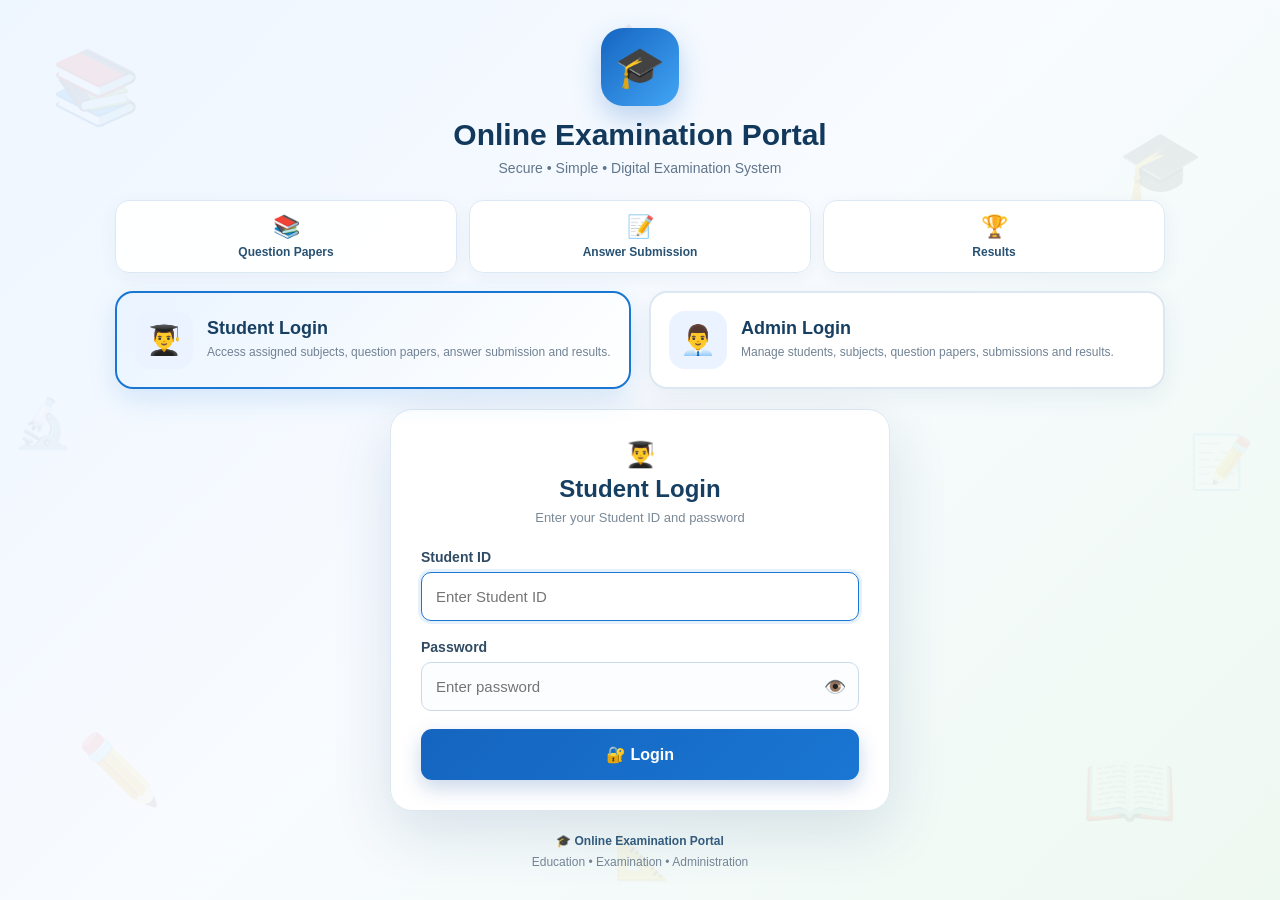
<file: index.html>
<!DOCTYPE html>
<html lang="en">
<head>

<meta charset="UTF-8">
<meta name="viewport" content="width=device-width, initial-scale=1.0">

<title>Online Examination Portal</title>

<style>

/* =========================================================
   BASIC
========================================================= */

* {
    box-sizing: border-box;
}

html,
body {
    margin: 0;
    padding: 0;
    min-height: 100%;
    font-family: Arial, Helvetica, sans-serif;
}

body {

    min-height: 100vh;

    display: flex;
    align-items: center;
    justify-content: center;

    background:
        linear-gradient(
            135deg,
            #eef6ff 0%,
            #f8fbff 48%,
            #eef9f1 100%
        );

    color: #1f2937;

    overflow-x: hidden;

    position: relative;
}


/* =========================================================
   EDUCATION BACKGROUND
========================================================= */

.education-bg {

    position: fixed;

    inset: 0;

    pointer-events: none;

    overflow: hidden;

    z-index: 0;
}

.edu {

    position: absolute;

    opacity: 0.08;

    color: #1565c0;

    user-select: none;

    font-weight: bold;
}

.edu1 {
    top: 5%;
    left: 4%;
    font-size: 72px;
}

.edu2 {
    top: 14%;
    right: 6%;
    font-size: 68px;
}

.edu3 {
    bottom: 10%;
    left: 6%;
    font-size: 68px;
}

.edu4 {
    bottom: 7%;
    right: 8%;
    font-size: 78px;
}

.edu5 {
    top: 44%;
    left: 1%;
    font-size: 48px;
}

.edu6 {
    top: 48%;
    right: 2%;
    font-size: 52px;
}

.edu7 {
    top: 2%;
    left: 47%;
    font-size: 42px;
}

.edu8 {
    bottom: 2%;
    left: 48%;
    font-size: 45px;
}


/* =========================================================
   MAIN CONTAINER
========================================================= */

.main-container {

    width: 100%;

    max-width: 1050px;

    margin: 20px;

    position: relative;

    z-index: 2;
}


/* =========================================================
   HEADER
========================================================= */

.header {

    text-align: center;

    margin-bottom: 24px;
}

.header-icon {

    width: 78px;

    height: 78px;

    margin: 0 auto 12px;

    border-radius: 22px;

    background:
        linear-gradient(
            135deg,
            #1565c0,
            #42a5f5
        );

    display: flex;

    align-items: center;

    justify-content: center;

    font-size: 40px;

    box-shadow:
        0 12px 28px
        rgba(21,101,192,0.25);
}

.header h1 {

    margin: 0;

    color: #12395b;

    font-size: 30px;

    font-weight: 800;
}

.header p {

    margin: 8px 0 0;

    color: #60758a;

    font-size: 14px;
}


/* =========================================================
   FEATURE STRIP
========================================================= */

.feature-strip {

    display: grid;

    grid-template-columns:
        repeat(3, 1fr);

    gap: 12px;

    margin-bottom: 18px;
}

.feature {

    background: rgba(255,255,255,0.92);

    border: 1px solid #dce8f4;

    border-radius: 14px;

    padding: 13px;

    text-align: center;

    box-shadow:
        0 5px 18px
        rgba(30,80,120,0.06);
}

.feature-icon {

    font-size: 22px;

    margin-bottom: 5px;
}

.feature-title {

    font-size: 12px;

    font-weight: bold;

    color: #285273;
}


/* =========================================================
   LOGIN SELECTION
========================================================= */

.login-selection {

    display: grid;

    grid-template-columns:
        1fr 1fr;

    gap: 18px;

    margin-bottom: 20px;
}

.login-type {

    background:
        rgba(255,255,255,0.96);

    border:
        2px solid #dce7f1;

    border-radius: 18px;

    padding: 18px;

    cursor: pointer;

    display: flex;

    align-items: center;

    gap: 14px;

    transition:
        transform .2s,
        border-color .2s,
        box-shadow .2s;

    box-shadow:
        0 7px 24px
        rgba(30,70,110,0.07);
}

.login-type:hover {

    transform:
        translateY(-2px);

    border-color:
        #42a5f5;

    box-shadow:
        0 10px 28px
        rgba(25,118,210,0.13);
}

.login-type.active {

    border-color:
        #1976d2;

    background:
        linear-gradient(
            135deg,
            #eaf4ff,
            #ffffff
        );

    box-shadow:
        0 10px 28px
        rgba(25,118,210,0.15);
}

.type-icon {

    width: 58px;

    height: 58px;

    min-width: 58px;

    border-radius: 16px;

    display: flex;

    align-items: center;

    justify-content: center;

    font-size: 29px;

    background:
        #eaf3ff;
}

.login-type h3 {

    margin: 0 0 5px;

    color: #173f62;

    font-size: 18px;
}

.login-type p {

    margin: 0;

    color: #718294;

    font-size: 12px;

    line-height: 1.45;
}


/* =========================================================
   LOGIN CARD
========================================================= */

.login-card {

    max-width: 500px;

    margin: auto;

    background:
        rgba(255,255,255,0.98);

    border-radius: 22px;

    padding: 30px;

    border:
        1px solid #dce7f1;

    box-shadow:
        0 20px 60px
        rgba(26,72,110,0.14);
}


/* =========================================================
   LOGIN TITLE
========================================================= */

.login-title {

    text-align: center;

    margin-bottom: 24px;
}

.login-title .small-icon {

    font-size: 25px;

    margin-bottom: 6px;
}

.login-title h2 {

    margin: 0;

    color: #173f62;

    font-size: 24px;
}

.login-title p {

    margin: 7px 0 0;

    color: #7a8997;

    font-size: 13px;
}


/* =========================================================
   FORM
========================================================= */

.form-group {

    margin-bottom: 18px;
}

.form-group label {

    display: block;

    margin-bottom: 7px;

    color: #304b63;

    font-size: 14px;

    font-weight: bold;
}

.input-wrapper {

    position: relative;
}

input[type="text"],
input[type="password"] {

    width: 100%;

    height: 49px;

    border:
        1px solid #cbd9e6;

    border-radius: 10px;

    padding:
        0 48px 0 14px;

    font-size: 15px;

    outline: none;

    background:
        #fbfdff;

    color: #243b53;

    transition: .2s;
}

input[type="text"]:focus,
input[type="password"]:focus {

    border-color:
        #1976d2;

    box-shadow:
        0 0 0 3px
        rgba(25,118,210,0.10);

    background:
        #ffffff;
}


/* =========================================================
   PASSWORD BUTTON
========================================================= */

.password-toggle {

    position: absolute;

    right: 7px;

    top: 7px;

    width: 35px;

    height: 35px;

    border: none;

    background:
        transparent;

    cursor: pointer;

    font-size: 18px;

    color: #607d8b;

    border-radius: 7px;
}

.password-toggle:hover {

    background:
        #edf4fa;
}


/* =========================================================
   LOGIN BUTTON
========================================================= */

.login-button {

    width: 100%;

    height: 51px;

    border: none;

    border-radius: 11px;

    background:
        linear-gradient(
            135deg,
            #1565c0,
            #1976d2
        );

    color: white;

    font-size: 16px;

    font-weight: bold;

    cursor: pointer;

    box-shadow:
        0 8px 20px
        rgba(13,71,161,0.22);

    transition: .2s;
}

.login-button:hover {

    transform:
        translateY(-1px);

    box-shadow:
        0 11px 25px
        rgba(13,71,161,0.27);
}

.login-button:disabled {

    opacity: .65;

    cursor:
        not-allowed;

    transform:
        none;
}


/* =========================================================
   MESSAGE
========================================================= */

.message {

    display: none;

    margin-top: 16px;

    padding: 12px 14px;

    border-radius: 9px;

    font-size: 14px;

    text-align: center;

    line-height: 1.4;
}

.message.error {

    display: block;

    background:
        #fff1f1;

    color:
        #b3261e;

    border:
        1px solid #ffcaca;
}

.message.success {

    display: block;

    background:
        #effaf1;

    color:
        #217a31;

    border:
        1px solid #bce5c4;
}

.message.loading {

    display: block;

    background:
        #eef6ff;

    color:
        #175a94;

    border:
        1px solid #c8e0f7;
}


/* =========================================================
   FOOTER
========================================================= */

.footer {

    text-align: center;

    margin-top: 20px;

    color: #738496;

    font-size: 12px;

    line-height: 1.7;
}

.footer strong {

    color:
        #315a7d;
}


/* =========================================================
   MOBILE
========================================================= */

@media (max-width: 700px) {

    body {

        align-items:
            flex-start;

        padding-top:
            18px;
    }

    .main-container {

        margin:
            12px;
    }

    .header {

        margin-bottom:
            18px;
    }

    .header-icon {

        width:
            65px;

        height:
            65px;

        font-size:
            32px;

        border-radius:
            18px;
    }

    .header h1 {

        font-size:
            23px;
    }

    .header p {

        font-size:
            12px;
    }

    .feature-strip {

        grid-template-columns:
            repeat(3, 1fr);

        gap:
            7px;
    }

    .feature {

        padding:
            10px 5px;
    }

    .feature-icon {

        font-size:
            18px;
    }

    .feature-title {

        font-size:
            10px;
    }

    .login-selection {

        grid-template-columns:
            1fr;

        gap:
            10px;
    }

    .login-type {

        padding:
            14px;
    }

    .login-card {

        padding:
            24px 18px;

        border-radius:
            18px;
    }

    .login-title h2 {

        font-size:
            22px;
    }

    .edu1,
    .edu2,
    .edu3,
    .edu4 {

        font-size:
            45px;
    }
}

</style>

</head>


<body>


<!-- =====================================================
     EDUCATION BACKGROUND
===================================================== -->

<div class="education-bg">

    <div class="edu edu1">📚</div>

    <div class="edu edu2">🎓</div>

    <div class="edu edu3">✏️</div>

    <div class="edu edu4">📖</div>

    <div class="edu edu5">🔬</div>

    <div class="edu edu6">📝</div>

    <div class="edu edu7">🏫</div>

    <div class="edu edu8">📐</div>

</div>


<div class="main-container">


<!-- =====================================================
     HEADER
===================================================== -->

<div class="header">

    <div class="header-icon">
        🎓
    </div>

    <h1>
        Online Examination Portal
    </h1>

    <p>
        Secure • Simple • Digital Examination System
    </p>

</div>


<!-- =====================================================
     EDUCATION FEATURES
===================================================== -->

<div class="feature-strip">

    <div class="feature">

        <div class="feature-icon">
            📚
        </div>

        <div class="feature-title">
            Question Papers
        </div>

    </div>


    <div class="feature">

        <div class="feature-icon">
            📝
        </div>

        <div class="feature-title">
            Answer Submission
        </div>

    </div>


    <div class="feature">

        <div class="feature-icon">
            🏆
        </div>

        <div class="feature-title">
            Results
        </div>

    </div>

</div>


<!-- =====================================================
     LOGIN SELECTION
===================================================== -->

<div class="login-selection">


    <!-- STUDENT -->

    <div
        class="login-type active"
        id="studentType"
        onclick="selectLoginType('student')"
    >

        <div class="type-icon">
            👨‍🎓
        </div>

        <div>

            <h3>
                Student Login
            </h3>

            <p>
                Access assigned subjects, question papers, answer submission and results.
            </p>

        </div>

    </div>


    <!-- ADMIN -->

    <div
        class="login-type"
        id="adminType"
        onclick="selectLoginType('admin')"
    >

        <div class="type-icon">
            👨‍💼
        </div>

        <div>

            <h3>
                Admin Login
            </h3>

            <p>
                Manage students, subjects, question papers, submissions and results.
            </p>

        </div>

    </div>


</div>


<!-- =====================================================
     LOGIN CARD
===================================================== -->

<div class="login-card">


    <div class="login-title">

        <div
            class="small-icon"
            id="loginIcon"
        >
            👨‍🎓
        </div>

        <h2 id="loginTitle">
            Student Login
        </h2>

        <p id="loginSubtitle">
            Enter your Student ID and password
        </p>

    </div>


    <form
        id="loginForm"
        onsubmit="handleLogin(event)"
    >


        <!-- ID -->

        <div class="form-group">

            <label id="idLabel">
                Student ID
            </label>

            <input
                type="text"
                id="loginId"
                placeholder="Enter Student ID"
                autocomplete="username"
                required
            >

        </div>


        <!-- PASSWORD -->

        <div class="form-group">

            <label>
                Password
            </label>

            <div class="input-wrapper">

                <input
                    type="password"
                    id="loginPassword"
                    placeholder="Enter password"
                    autocomplete="current-password"
                    required
                >

                <button
                    type="button"
                    class="password-toggle"
                    id="passwordToggle"
                    onclick="togglePassword()"
                    aria-label="Show password"
                >
                    👁️
                </button>

            </div>

        </div>


        <!-- LOGIN -->

        <button
            type="submit"
            class="login-button"
            id="loginButton"
        >
            🔐 Login
        </button>


    </form>


    <div
        id="message"
        class="message"
    ></div>


</div>


<!-- =====================================================
     FOOTER
===================================================== -->

<div class="footer">

    <strong>
        🎓 Online Examination Portal
    </strong>

    <br>

    Education • Examination • Administration

</div>


</div>


<script>


/* =========================================================
   APPS SCRIPT API
========================================================= */

const API_URL =
"https://script.google.com/macros/s/AKfycbxdzpQvRDFD8aoVanwPostU_19pTIjy_ruHwsLZ8slCjox831OxRNWfH94oXSsV_5ctUA/exec";


/* =========================================================
   LOGIN TYPE
========================================================= */

let loginType = "student";


/* =========================================================
   SELECT LOGIN TYPE
========================================================= */

function selectLoginType(type) {

    loginType = type;


    const studentType =
        document.getElementById(
            "studentType"
        );


    const adminType =
        document.getElementById(
            "adminType"
        );


    const loginTitle =
        document.getElementById(
            "loginTitle"
        );


    const loginSubtitle =
        document.getElementById(
            "loginSubtitle"
        );


    const idLabel =
        document.getElementById(
            "idLabel"
        );


    const loginId =
        document.getElementById(
            "loginId"
        );


    const loginIcon =
        document.getElementById(
            "loginIcon"
        );


    const loginButton =
        document.getElementById(
            "loginButton"
        );


    hideMessage();


    if (
        type === "student"
    ) {


        studentType.classList.add(
            "active"
        );


        adminType.classList.remove(
            "active"
        );


        loginIcon.textContent =
            "👨‍🎓";


        loginTitle.textContent =
            "Student Login";


        loginSubtitle.textContent =
            "Enter your Student ID and password";


        idLabel.textContent =
            "Student ID";


        loginId.placeholder =
            "Enter Student ID";


        loginButton.textContent =
            "🔐 Login";


    } else {


        adminType.classList.add(
            "active"
        );


        studentType.classList.remove(
            "active"
        );


        loginIcon.textContent =
            "👨‍💼";


        loginTitle.textContent =
            "Admin Login";


        loginSubtitle.textContent =
            "Enter your Admin ID and password";


        idLabel.textContent =
            "Admin ID";


        loginId.placeholder =
            "Enter Admin ID";


        loginButton.textContent =
            "🔐 Login";

    }


    loginId.focus();

}


/* =========================================================
   PASSWORD SHOW / HIDE
========================================================= */

function togglePassword() {

    const password =
        document.getElementById(
            "loginPassword"
        );


    const toggle =
        document.getElementById(
            "passwordToggle"
        );


    if (
        password.type ===
        "password"
    ) {

        password.type =
            "text";


        toggle.textContent =
            "🙈";


        toggle.setAttribute(
            "aria-label",
            "Hide password"
        );


    } else {

        password.type =
            "password";


        toggle.textContent =
            "👁️";


        toggle.setAttribute(
            "aria-label",
            "Show password"
        );

    }

}


/* =========================================================
   MESSAGE
========================================================= */

function showMessage(
    text,
    type
) {

    const message =
        document.getElementById(
            "message"
        );


    message.className =
        "message " + type;


    message.textContent =
        text;


    message.style.display =
        "block";

}


function hideMessage() {

    const message =
        document.getElementById(
            "message"
        );


    message.className =
        "message";


    message.textContent =
        "";


    message.style.display =
        "none";

}


/* =========================================================
   READ SERVER RESPONSE
========================================================= */

async function readServerResponse(
    response
) {

    const text =
        await response.text();


    console.log(
        "Server HTTP status:",
        response.status
    );


    console.log(
        "Server response:",
        text
    );


    if (
        !response.ok
    ) {

        throw new Error(
            "Server error (" +
            response.status +
            ")"
        );

    }


    if (
        !text ||
        !text.trim()
    ) {

        throw new Error(
            "Empty response from server."
        );

    }


    try {

        return JSON.parse(
            text
        );

    } catch (error) {

        console.error(
            "Invalid JSON:",
            text
        );


        throw new Error(
            "Invalid response from server."
        );

    }

}


/* =========================================================
   SAVE STUDENT SESSION
========================================================= */

function saveStudentSession(
    studentId,
    studentName,
    loginResponse
) {


    localStorage.setItem(
        "studentId",
        String(studentId)
    );


    localStorage.setItem(
        "studentName",
        String(
            studentName ||
            "Student"
        )
    );


    sessionStorage.setItem(
        "studentId",
        String(studentId)
    );


    sessionStorage.setItem(
        "studentName",
        String(
            studentName ||
            "Student"
        )
    );


    sessionStorage.setItem(
        "examPortalRole",
        "student"
    );


    try {

        localStorage.setItem(
            "student",
            JSON.stringify(
                loginResponse
            )
        );

    } catch (error) {

        console.warn(
            "Could not save student object:",
            error
        );

    }


    try {

        sessionStorage.setItem(
            "student",
            JSON.stringify(
                loginResponse
            )
        );

    } catch (error) {

        console.warn(
            "Could not save session student object:",
            error
        );

    }

}


/* =========================================================
   SAVE ADMIN SESSION
========================================================= */

function saveAdminSession(
    adminId,
    loginResponse
) {


    localStorage.setItem(
        "adminId",
        String(adminId)
    );


    localStorage.setItem(
        "adminID",
        String(adminId)
    );


    sessionStorage.setItem(
        "adminId",
        String(adminId)
    );


    sessionStorage.setItem(
        "adminID",
        String(adminId)
    );


    sessionStorage.setItem(
        "examPortalRole",
        "admin"
    );


    try {

        localStorage.setItem(
            "admin",
            JSON.stringify(
                loginResponse
            )
        );

    } catch (error) {

        console.warn(
            "Could not save admin object:",
            error
        );

    }

}


/* =========================================================
   LOGIN
========================================================= */

async function handleLogin(
    event
) {

    event.preventDefault();


    const loginId =
        document.getElementById(
            "loginId"
        ).value.trim();


    const password =
        document.getElementById(
            "loginPassword"
        ).value;


    const loginButton =
        document.getElementById(
            "loginButton"
        );


    if (!loginId) {

        showMessage(
            loginType === "student"
                ? "Please enter Student ID."
                : "Please enter Admin ID.",
            "error"
        );

        return;

    }


    if (!password) {

        showMessage(
            "Please enter your password.",
            "error"
        );

        return;

    }


    loginButton.disabled =
        true;


    loginButton.textContent =
        "⏳ Checking Login...";


    showMessage(
        "🔐 Please wait...",
        "loading"
    );


    try {

        let payload;


        /* =============================================
           STUDENT LOGIN
        ============================================= */

        if (
            loginType ===
            "student"
        ) {

            payload = {

                action:
                    "studentLogin",

                studentId:
                    loginId,

                password:
                    password

            };

        }


        /* =============================================
           ADMIN LOGIN
        ============================================= */

        else {

            payload = {

                action:
                    "adminLogin",

                adminId:
                    loginId,

                password:
                    password

            };

        }


        console.log(
            "Login action:",
            payload.action
        );


        const response =
            await fetch(
                API_URL,
                {

                    method:
                        "POST",

                    headers: {

                        "Content-Type":
                            "text/plain;charset=utf-8"

                    },

                    body:
                        JSON.stringify(
                            payload
                        )

                }
            );


        const data =
            await readServerResponse(
                response
            );


        console.log(
            "Login response:",
            data
        );


        /* =============================================
           LOGIN FAILED
        ============================================= */

        if (
            !data ||
            data.success !== true
        ) {

            showMessage(

                (
                    data &&
                    data.message
                )
                    ?
                    data.message
                    :
                    "Invalid ID or password.",

                "error"

            );


            loginButton.disabled =
                false;


            loginButton.textContent =
                "🔐 Login";


            return;

        }


        /* =============================================
           STUDENT SUCCESS
        ============================================= */

        if (
            loginType ===
            "student"
        ) {


            const returnedStudentId =

                data.studentId ||

                data.studentID ||

                data["Student ID"] ||

                data.id ||

                data.ID ||

                (
                    data.student &&
                    (
                        data.student.studentId ||
                        data.student.studentID ||
                        data.student["Student ID"] ||
                        data.student.id ||
                        data.student.ID
                    )
                ) ||

                loginId;


            const returnedStudentName =

                data.studentName ||

                data.student_name ||

                data["Student Name"] ||

                data.name ||

                data.Name ||

                (
                    data.student &&
                    (
                        data.student.studentName ||
                        data.student["Student Name"] ||
                        data.student.name ||
                        data.student.Name
                    )
                ) ||

                "Student";


            saveStudentSession(

                returnedStudentId,

                returnedStudentName,

                data

            );


            showMessage(

                "✅ Student login successful. Opening dashboard...",

                "success"

            );


            loginButton.textContent =
                "✅ Login Successful";


            setTimeout(

                function() {

                    window.location.href =
                        "student.html";

                },

                500

            );


            return;

        }


        /* =============================================
           ADMIN SUCCESS
        ============================================= */

        if (
            loginType ===
            "admin"
        ) {


            const returnedAdminId =

                data.adminId ||

                data.adminID ||

                data["Admin ID"] ||

                data.id ||

                data.ID ||

                loginId;


            saveAdminSession(

                returnedAdminId,

                data

            );


            showMessage(

                "✅ Admin login successful. Opening dashboard...",

                "success"

            );


            loginButton.textContent =
                "✅ Login Successful";


            setTimeout(

                function() {

                    window.location.href =
                        "admin.html";

                },

                500

            );

        }


    } catch (error) {

        console.error(
            "Login error:",
            error
        );


        showMessage(

            error.message ||

            "Unable to connect to server. Please try again.",

            "error"

        );


        loginButton.disabled =
            false;


        loginButton.textContent =
            "🔐 Login";

    }

}


/* =========================================================
   INITIAL PAGE
========================================================= */

document.addEventListener(

    "DOMContentLoaded",

    function() {

        selectLoginType(
            "student"
        );

    }

);

</script>

</body>
</html>
</file>
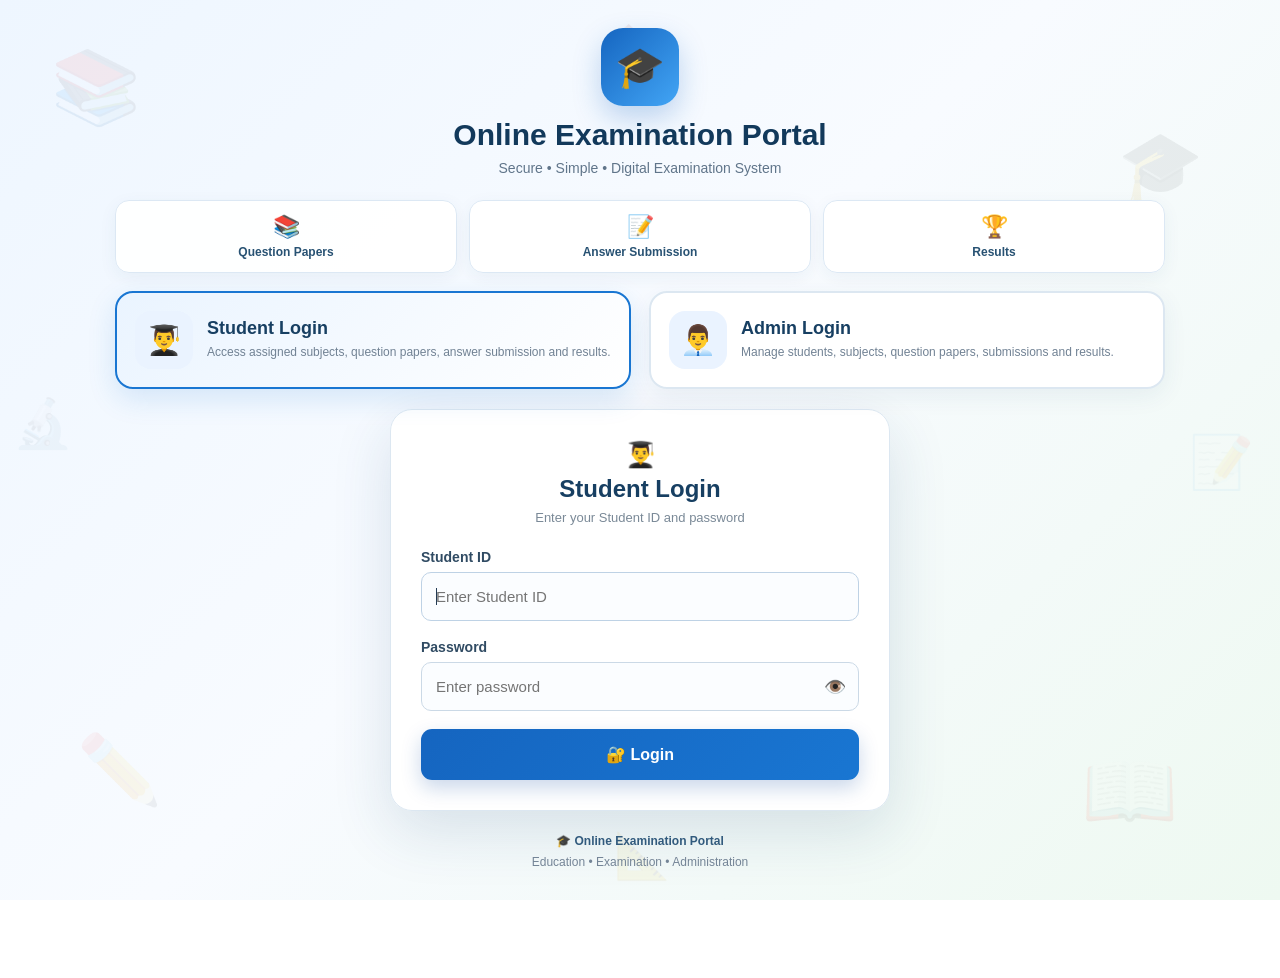
<file: student.html>
<!DOCTYPE html>
<html lang="en">
<head>
<meta charset="UTF-8">
<meta name="viewport" content="width=device-width, initial-scale=1.0">

<title>Student Dashboard - Online Examination Portal</title>

<style>
*{
    box-sizing:border-box;
}

body{
    margin:0;
    font-family:Arial,Helvetica,sans-serif;
    background:linear-gradient(
        180deg,
        #eef6ff 0%,
        #f8fbff 45%,
        #f3f7fc 100%
    );
    color:#1f2937;
}

/* =========================
   HEADER
========================= */

.header{
    background:linear-gradient(
        135deg,
        #123b7a,
        #2563eb 55%,
        #4f46e5
    );
    color:#fff;
    padding:18px 20px;
    box-shadow:0 3px 12px rgba(0,0,0,.18);
}

.header-inner{
    max-width:1200px;
    margin:auto;
    display:flex;
    justify-content:space-between;
    align-items:center;
    gap:15px;
}

.header-title{
    font-size:22px;
    font-weight:bold;
}

.header-subtitle{
    font-size:13px;
    margin-top:5px;
    opacity:.92;
}

.logout-btn,
.primary-btn,
.secondary-btn,
.success-btn,
.warning-btn{
    color:#fff;
    border:0;
    padding:11px 18px;
    border-radius:8px;
    cursor:pointer;
    font-weight:bold;
    transition:.2s;
}

.logout-btn{
    background:#dc2626;
    padding:10px 16px;
}

.primary-btn{
    background:#2563eb;
}

.secondary-btn{
    background:#64748b;
}

.success-btn{
    background:#16a34a;
}

.warning-btn{
    background:#d97706;
}

.logout-btn:hover,
.primary-btn:hover,
.secondary-btn:hover,
.success-btn:hover,
.warning-btn:hover{
    transform:translateY(-1px);
    opacity:.92;
}

button:disabled{
    opacity:.6;
    cursor:not-allowed;
}

/* =========================
   MAIN
========================= */

.container{
    max-width:1200px;
    margin:25px auto;
    padding:0 15px;
}

/* =========================
   WELCOME
========================= */

.welcome-card,
.section{
    background:rgba(255,255,255,.97);
    border-radius:14px;
    padding:20px;
    margin-bottom:20px;
    box-shadow:0 3px 14px rgba(30,58,138,.08);
    border:1px solid #e5edf8;
}

.welcome-card{
    background:
        linear-gradient(
            135deg,
            #ffffff,
            #eef6ff
        );
    border-left:6px solid #2563eb;
}

.welcome-card h2,
.section h3{
    color:#1e3a8a;
}

.welcome-card h2{
    margin:0 0 10px;
}

.welcome-card p{
    margin:6px 0;
}

/* =========================
   SUMMARY
========================= */

.summary-grid{
    display:grid;
    grid-template-columns:repeat(4,1fr);
    gap:15px;
    margin-bottom:20px;
}

.summary-card{
    background:linear-gradient(
        145deg,
        #fff,
        #f7fbff
    );
    border-radius:12px;
    padding:18px;
    box-shadow:0 3px 12px rgba(30,58,138,.08);
    border:1px solid #e2e8f0;
    position:relative;
    overflow:hidden;
}

.summary-card::after{
    content:"";
    position:absolute;
    right:-20px;
    bottom:-25px;
    width:80px;
    height:80px;
    border-radius:50%;
    background:#dbeafe;
    opacity:.5;
}

.summary-title{
    font-size:13px;
    color:#64748b;
    margin-bottom:8px;
    position:relative;
    z-index:1;
}

.summary-value{
    font-size:27px;
    font-weight:bold;
    color:#1e3a8a;
    position:relative;
    z-index:1;
}

/* =========================
   SECTIONS
========================= */

.section h3{
    margin-top:0;
    border-bottom:2px solid #e5e7eb;
    padding-bottom:11px;
}

/* =========================
   SUBJECTS
========================= */

.subject-grid{
    display:grid;
    grid-template-columns:repeat(3,1fr);
    gap:15px;
}

.subject-card{
    background:
        linear-gradient(
            145deg,
            #f8fbff,
            #ffffff
        );
    border:1px solid #dbeafe;
    border-left:5px solid #2563eb;
    border-radius:12px;
    padding:18px;
    transition:.2s;
}

.subject-card:hover{
    transform:translateY(-2px);
    box-shadow:0 5px 15px rgba(37,99,235,.12);
}

.subject-card-title{
    font-size:17px;
    font-weight:bold;
    color:#1e3a8a;
    margin-bottom:12px;
}

.subject-card-code{
    font-size:14px;
    color:#475569;
}

.subject-card-code strong{
    color:#1f2937;
}

/* =========================
   FORM
========================= */

select{
    width:100%;
    padding:12px;
    border:1px solid #cbd5e1;
    border-radius:8px;
    background:#fff;
    font-size:14px;
    outline:none;
}

select:focus{
    border-color:#2563eb;
    box-shadow:0 0 0 3px rgba(37,99,235,.1);
}

/* =========================
   PAPER INFO
========================= */

.paper-info{
    background:#f8fafc;
    border:1px solid #dbeafe;
    border-radius:10px;
    padding:16px;
    margin-top:15px;
    display:none;
}

.paper-title-display{
    font-size:20px;
    font-weight:bold;
    color:#1e3a8a;
    margin-bottom:15px;
}

.paper-info-row{
    display:grid;
    grid-template-columns:200px 1fr;
    gap:8px;
    margin-bottom:10px;
    padding-bottom:8px;
    border-bottom:1px solid #edf2f7;
}

.paper-info-label{
    font-weight:bold;
    color:#475569;
}

.action-row{
    display:flex;
    flex-wrap:wrap;
    gap:10px;
    margin-top:15px;
}

/* =========================
   MESSAGES
========================= */

.message{
    padding:12px 15px;
    border-radius:8px;
    margin:12px 0;
    display:none;
}

.message.success{
    display:block;
    background:#dcfce7;
    color:#166534;
    border:1px solid #86efac;
}

.message.error{
    display:block;
    background:#fee2e2;
    color:#991b1b;
    border:1px solid #fca5a5;
}

.message.info{
    display:block;
    background:#dbeafe;
    color:#1e40af;
    border:1px solid #93c5fd;
}

.message.warning{
    display:block;
    background:#fef3c7;
    color:#92400e;
    border:1px solid #fcd34d;
}

.loading{
    text-align:center;
    padding:25px;
    color:#64748b;
}

/* =========================
   STATUS
========================= */

.status-box{
    border-radius:9px;
    padding:14px;
    margin-bottom:15px;
    border:1px solid #e5e7eb;
    background:#f8fafc;
}

.status-label{
    font-weight:bold;
    margin-bottom:5px;
}

.status-value{
    font-size:16px;
}

.status-submitted{
    background:#dcfce7;
    border-color:#86efac;
    color:#166534;
}

.status-pending{
    background:#fef3c7;
    border-color:#fcd34d;
    color:#92400e;
}

.status-edit{
    background:#dbeafe;
    border-color:#93c5fd;
    color:#1e40af;
}

/* =========================
   UPLOAD
========================= */

.file-area{
    border:2px dashed #94a3b8;
    border-radius:11px;
    padding:18px;
    background:#f8fafc;
}

.upload-options{
    display:grid;
    grid-template-columns:1fr 1fr;
    gap:12px;
    margin:15px 0;
}

.upload-option{
    border:2px solid #dbeafe;
    background:#fff;
    border-radius:11px;
    padding:20px;
    text-align:center;
    cursor:pointer;
    transition:.2s;
}

.upload-option:hover{
    border-color:#2563eb;
    background:#eff6ff;
    transform:translateY(-2px);
}

.upload-option-icon{
    font-size:34px;
    margin-bottom:8px;
}

.upload-option-title{
    font-weight:bold;
    color:#1e3a8a;
    font-size:16px;
}

.upload-option-text{
    font-size:12px;
    color:#64748b;
    margin-top:5px;
}

.file-input{
    display:none;
}

.file-help{
    font-size:13px;
    color:#64748b;
    margin-top:8px;
    line-height:1.6;
}

/* =========================
   PREVIEW
========================= */

.preview-grid{
    display:grid;
    grid-template-columns:repeat(4,1fr);
    gap:12px;
    margin-top:15px;
}

.preview-item{
    border:1px solid #cbd5e1;
    border-radius:8px;
    overflow:hidden;
    background:#fff;
}

.preview-item img{
    display:block;
    width:100%;
    height:150px;
    object-fit:cover;
}

.preview-number{
    padding:7px;
    text-align:center;
    font-size:12px;
    font-weight:bold;
    background:#f1f5f9;
}

/* =========================
   PROGRESS
========================= */

.progress-container{
    margin-top:15px;
    display:none;
}

.progress-bar-background{
    width:100%;
    height:18px;
    background:#e5e7eb;
    border-radius:20px;
    overflow:hidden;
}

.progress-bar{
    width:0;
    height:100%;
    background:#2563eb;
    transition:width .2s;
}

.progress-text{
    text-align:center;
    margin-top:7px;
    font-size:13px;
    color:#475569;
}

/* =========================
   RESULTS TABLE
========================= */

.table-wrap{
    width:100%;
    overflow-x:auto;
}

table{
    width:100%;
    border-collapse:collapse;
    min-width:850px;
}

th,
td{
    border:1px solid #e5e7eb;
    padding:11px;
    text-align:left;
}

th{
    background:#eff6ff;
    color:#1e3a8a;
}

tr:nth-child(even){
    background:#f8fafc;
}

.badge{
    display:inline-block;
    padding:5px 9px;
    border-radius:20px;
    font-size:12px;
    font-weight:bold;
}

.badge-green{
    background:#dcfce7;
    color:#166534;
}

.badge-yellow{
    background:#fef3c7;
    color:#92400e;
}

.badge-blue{
    background:#dbeafe;
    color:#1e40af;
}

.badge-red{
    background:#fee2e2;
    color:#991b1b;
}

/* =========================
   PDF MODAL
========================= */

.pdf-modal{
    display:none;
    position:fixed;
    z-index:9999;
    left:0;
    top:0;
    width:100%;
    height:100%;
    background:rgba(0,0,0,.75);
}

.pdf-modal-content{
    position:relative;
    width:95%;
    height:94%;
    margin:2% auto;
    background:#fff;
    border-radius:10px;
    overflow:hidden;
}

.pdf-modal-header{
    height:50px;
    display:flex;
    align-items:center;
    justify-content:space-between;
    padding:0 12px 0 18px;
    background:#1e3a8a;
    color:#fff;
}

.pdf-modal-title{
    font-weight:bold;
}

.pdf-close{
    border:0;
    background:#dc2626;
    color:#fff;
    width:34px;
    height:34px;
    border-radius:6px;
    cursor:pointer;
    font-size:20px;
}

.pdf-frame{
    width:100%;
    height:calc(100% - 50px);
    border:0;
}

/* =========================
   OTHER
========================= */

.hidden{
    display:none!important;
}

.small-text{
    font-size:12px;
    color:#64748b;
}

.edit-mode-banner{
    background:#dbeafe;
    border:1px solid #93c5fd;
    color:#1e40af;
    padding:12px;
    border-radius:8px;
    margin-bottom:15px;
    font-weight:bold;
}

/* =========================
   MOBILE
========================= */

@media(max-width:900px){

    .summary-grid{
        grid-template-columns:repeat(2,1fr);
    }

    .subject-grid{
        grid-template-columns:repeat(2,1fr);
    }

    .preview-grid{
        grid-template-columns:repeat(3,1fr);
    }
}

@media(max-width:600px){

    .header-inner{
        align-items:flex-start;
    }

    .header-title{
        font-size:18px;
    }

    .header-subtitle{
        font-size:11px;
    }

    .summary-grid{
        grid-template-columns:1fr 1fr;
    }

    .summary-value{
        font-size:21px;
    }

    .section{
        padding:15px;
    }

    .subject-grid{
        grid-template-columns:1fr;
    }

    .preview-grid{
        grid-template-columns:repeat(2,1fr);
    }

    .preview-item img{
        height:125px;
    }

    .paper-info-row{
        grid-template-columns:1fr;
        gap:2px;
    }

    .action-row button{
        width:100%;
    }

    .upload-options{
        grid-template-columns:1fr;
    }
}
</style>
</head>

<body>

<!-- =========================
     HEADER
========================= -->

<header class="header">

<div class="header-inner">

<div>
    <div class="header-title">
        🎓 Online Examination Portal
    </div>

    <div class="header-subtitle">
        📚 Student Learning & Examination Dashboard
    </div>
</div>

<button class="logout-btn" onclick="logout()">
    🚪 Logout
</button>

</div>

</header>


<main class="container">

<div id="globalMessage" class="message"></div>


<!-- =========================
     WELCOME
========================= -->

<section class="welcome-card">

<h2 id="welcomeName">
    👋 Welcome
</h2>

<p>
    🪪 <strong>Student ID:</strong>
    <span id="studentIdDisplay">-</span>
</p>

<p>
    👨‍🎓 <strong>Student Name:</strong>
    <span id="studentNameDisplay">-</span>
</p>

</section>


<!-- =========================
     SUMMARY
========================= -->

<section class="summary-grid">

<div class="summary-card">

<div class="summary-title">
    📚 Assigned Subjects
</div>

<div class="summary-value" id="subjectCount">
    0
</div>

</div>


<div class="summary-card">

<div class="summary-title">
    📝 Question Papers
</div>

<div class="summary-value" id="paperCount">
    0
</div>

</div>


<div class="summary-card">

<div class="summary-title">
    📤 Submissions
</div>

<div class="summary-value" id="submissionCount">
    0
</div>

</div>


<div class="summary-card">

<div class="summary-title">
    🏆 Results
</div>

<div class="summary-value" id="resultCount">
    0
</div>

</div>

</section>


<!-- =========================
     ASSIGNED SUBJECTS
========================= -->

<section class="section">

<h3>
    📚 My Assigned Subjects
</h3>

<div id="subjectsLoading" class="loading">
    ⏳ Loading assigned subjects...
</div>

<div id="subjectsGrid" class="subject-grid"></div>

</section>


<!-- =========================
     QUESTION PAPERS
========================= -->

<section class="section">

<h3>
    📝 Question Papers
</h3>

<label for="paperSelect">
    <strong>📄 Select Question Paper</strong>
</label>

<select id="paperSelect" onchange="showSelectedPaper()">

<option value="">
    -- Select Question Paper --
</option>

</select>


<div id="paperInfo" class="paper-info">

<div id="paperTitleDisplay" class="paper-title-display">
</div>


<div class="paper-info-row">

<div class="paper-info-label">
    📚 Subject
</div>

<div id="paperInfoSubject">
    -
</div>

</div>


<div class="paper-info-row">

<div class="paper-info-label">
    📄 Paper Title
</div>

<div id="paperInfoTitle">
    -
</div>

</div>


<div class="paper-info-row">

<div class="paper-info-label">
    🕐 Start Date &amp; Time
</div>

<div id="paperInfoStart">
    -
</div>

</div>


<div class="paper-info-row">

<div class="paper-info-label">
    🕐 End Date &amp; Time
</div>

<div id="paperInfoEnd">
    -
</div>

</div>


<div class="action-row">

<button
    id="viewPdfBtn"
    class="primary-btn"
    onclick="viewSelectedPaper()"
>
    👁️ View Question Paper
</button>


<button
    id="downloadPdfBtn"
    class="secondary-btn"
    onclick="downloadSelectedPaper()"
>
    ⬇️ Download Question Paper
</button>

</div>

</div>

</section>


<!-- =========================
     ANSWER SHEET
========================= -->

<section id="submissionSection" class="section hidden">

<h3>
    📤 Answer Sheet Submission
</h3>


<div class="status-box status-edit">

<div class="status-label">
    📄 Selected Question Paper
</div>

<div
    id="submissionPaperName"
    class="status-value"
>
    -
</div>

</div>


<div
    id="submissionStatusBox"
    class="status-box status-pending"
>

<div class="status-label">
    📌 Submission Status
</div>

<div
    id="submissionStatusText"
    class="status-value"
>
    Checking submission status...
</div>

</div>


<div
    class="edit-action-area"
    style="margin-bottom:15px"
>

<button
    id="editBtn"
    class="warning-btn hidden"
    onclick="startEditMode()"
>
    ✏️ Edit Submission
</button>

</div>


<div
    id="submissionMessage"
    class="message"
></div>


<div
    id="editModeBanner"
    class="edit-mode-banner hidden"
>

✏️ Edit Mode:

Please upload your new answer-sheet photos using
📷 Camera or 📁 Choose File, then click
🔄 Update Answer Sheet.

</div>


<div id="submissionArea" class="hidden">

<div class="file-area">

<strong>
    📸 Answer Sheet Photos
</strong>


<div class="upload-options">

<label
    class="upload-option"
    for="cameraInput"
>

<div class="upload-option-icon">
    📷
</div>

<div class="upload-option-title">
    Camera
</div>

<div class="upload-option-text">
    Take answer-sheet photo
</div>

</label>


<label
    class="upload-option"
    for="fileInput"
>

<div class="upload-option-icon">
    📁
</div>

<div class="upload-option-title">
    Choose File
</div>

<div class="upload-option-text">
    Select photos from device
</div>

</label>

</div>


<input
    type="file"
    id="cameraInput"
    class="file-input"
    accept="image/*"
    capture="environment"
    onchange="handleCameraFiles()"
>


<input
    type="file"
    id="fileInput"
    class="file-input"
    accept="image/*"
    multiple
    onchange="handleFileFiles()"
>


<div class="file-help">

📌 You can use the camera or choose answer-sheet photos.

<br>

📄 Keep pages clear and in correct order.

<br>

📸 Maximum 20 photos are allowed.

<br>

🔢 Minimum number of photos is checked by the server.

</div>

</div>


<div
    id="previewGrid"
    class="preview-grid"
></div>


<div
    id="progressContainer"
    class="progress-container"
>

<div class="progress-bar-background">

<div
    id="progressBar"
    class="progress-bar"
></div>

</div>


<div
    id="progressText"
    class="progress-text"
>
    Preparing submission...
</div>

</div>


<div class="action-row">

<button
    id="submitBtn"
    class="success-btn"
    onclick="submitAnswerSheet()"
>
    ✅ Submit Answer Sheet
</button>


<button
    id="editSubmitBtn"
    class="warning-btn hidden"
    onclick="editAnswerSheet()"
>
    🔄 Update Answer Sheet
</button>


<button
    id="cancelEditBtn"
    class="secondary-btn hidden"
    onclick="cancelEditMode()"
>
    ❌ Cancel Edit
</button>

</div>

</div>

</section>


<!-- =========================
     RESULTS
========================= -->

<section class="section">

<h3>
    🏆 My Results
</h3>


<div
    id="resultsLoading"
    class="loading"
>
    ⏳ Loading results...
</div>


<div class="table-wrap">

<table
    id="resultsTable"
    style="display:none"
>

<thead>

<tr>

<th>
    Sr. No.
</th>

<th>
    Subject
</th>

<th>
    Paper
</th>

<th>
    Marks Obtained
</th>

<th>
    Total Marks
</th>

<th>
    Percentage
</th>

<th>
    Result
</th>

<th>
    Remarks
</th>

</tr>

</thead>


<tbody id="resultsBody">
</tbody>

</table>

</div>

</section>

</main>


<!-- =========================
     PDF MODAL
========================= -->

<div
    id="pdfModal"
    class="pdf-modal"
>

<div class="pdf-modal-content">


<div class="pdf-modal-header">

<div
    id="pdfModalTitle"
    class="pdf-modal-title"
>
    Question Paper
</div>


<button
    class="pdf-close"
    onclick="closePdfModal()"
>
    ×
</button>

</div>


<iframe
    id="pdfFrame"
    class="pdf-frame"
    src=""
></iframe>

</div>

</div>


<script>

/* =========================================================
   GOOGLE APPS SCRIPT API
========================================================= */

const API_URL =
"https://script.google.com/macros/s/AKfycbxdzpQvRDFD8aoVanwPostU_19pTIjy_ruHwsLZ8slCjox831OxRNWfH94oXSsV_5ctUA/exec";


/* =========================================================
   API
========================================================= */

async function api(action,data={}){

    const payload={
        action,
        ...data
    };

    const response=await fetch(
        API_URL,
        {
            method:"POST",
            body:JSON.stringify(payload)
        }
    );

    const text=await response.text();

    let result;

    try{

        result=JSON.parse(text);

    }catch(e){

        throw new Error(
            "Invalid server response."
        );

    }

    if(!result){

        throw new Error(
            "Empty server response."
        );

    }

    if(
        result.success===false &&
        result.message
    ){

        throw new Error(
            result.message
        );

    }

    return result;

}


/* =========================================================
   GLOBAL VARIABLES
========================================================= */

let studentId="";
let studentName="";

let subjects=[];
let assignments=[];
let allSubjectsForLookup=[];

let allPapers=[];
let papers=[];

let results=[];

let selectedPaper=null;

let selectedFiles=[];

let editingSubmission=false;

let existingSubmission=null;


/* =========================================================
   PAGE LOAD
========================================================= */

document.addEventListener(
    "DOMContentLoaded",
    loadSession
);


/* =========================================================
   SESSION
========================================================= */

function loadSession(){

    let session=null;


    try{

        let s=
            sessionStorage.getItem(
                "studentSession"
            );

        if(s){

            session=JSON.parse(s);

        }

    }catch(e){}


    if(!session){

        try{

            let s=
                localStorage.getItem(
                    "studentSession"
                );

            if(s){

                session=JSON.parse(s);

            }

        }catch(e){}

    }


    if(session){

        studentId=
            session.studentId ||
            session.studentID ||
            session.id ||
            "";

        studentName=
            session.studentName ||
            session.name ||
            session.fullName ||
            "";

    }


    if(!studentId){

        studentId=
            sessionStorage.getItem(
                "studentId"
            ) ||
            sessionStorage.getItem(
                "studentID"
            ) ||
            localStorage.getItem(
                "studentId"
            ) ||
            localStorage.getItem(
                "studentID"
            ) ||
            "";

    }


    if(!studentName){

        studentName=
            sessionStorage.getItem(
                "studentName"
            ) ||
            localStorage.getItem(
                "studentName"
            ) ||
            "";

    }


    if(!studentId){

        showGlobalMessage(
            "Student session not found. Please login again.",
            "error"
        );

        setTimeout(
            ()=>{
                location.href="index.html";
            },
            1500
        );

        return;

    }


    $("studentIdDisplay").textContent=
        studentId;

    $("studentNameDisplay").textContent=
        studentName || "-";

    $("welcomeName").textContent=
        "👋 Welcome, " +
        (studentName || studentId);


    loadDashboard();

}


/* =========================================================
   LOAD DASHBOARD
========================================================= */

async function loadDashboard(){

    try{

        await loadAssignments();

        await loadSubjects();

        await loadPapers();

        await loadResults();

        await updateSubmissionCount();

    }catch(e){

        console.error(e);

        showGlobalMessage(
            e.message ||
            "Unable to load dashboard.",
            "error"
        );

    }

}


/* =========================================================
   ASSIGNMENTS
========================================================= */

async function loadAssignments(){

    const r=
        await api(
            "getAssignments",
            {
                studentId
            }
        );


    assignments=
        r.assignments ||
        r.records ||
        r.data ||
        r.results ||
        [];


    if(!Array.isArray(assignments)){

        assignments=[];

    }


    assignments=
        assignments.filter(
            a=>
                normalize(
                    getValue(
                        a,
                        [
                            "studentId",
                            "studentID",
                            "Student ID",
                            "StudentID",
                            "student_id"
                        ]
                    )
                )===normalize(studentId)
        );

}


/* =========================================================
   SUBJECTS
========================================================= */

async function loadSubjects(){

    const loading=
        $("subjectsLoading");

    loading.style.display="block";


    try{

        const r=
            await api(
                "getSubjects",
                {
                    studentId
                }
            );


        allSubjectsForLookup=
            r.subjects ||
            r.records ||
            r.data ||
            r.results ||
            [];


        if(
            !Array.isArray(
                allSubjectsForLookup
            )
        ){

            allSubjectsForLookup=[];

        }


        subjects=
            filterAssignedSubjects(
                allSubjectsForLookup
            );


        $("subjectCount").textContent=
            subjects.length;


        renderSubjects();


    }catch(e){

        subjects=[];

        allSubjectsForLookup=[];

        $("subjectCount").textContent="0";

        loading.textContent=
            "Unable to load assigned subjects.";

        renderSubjects();

        throw e;

    }

}


/* =========================================================
   FILTER ASSIGNED SUBJECTS
========================================================= */

function filterAssignedSubjects(list){

    const ids=
        new Set(
            assignments
            .map(
                a=>
                    getValue(
                        a,
                        [
                            "subjectId",
                            "subjectID",
                            "Subject ID",
                            "SubjectID",
                            "subject_id"
                        ]
                    )
            )
            .filter(Boolean)
            .map(normalize)
        );


    return Array.isArray(list)

        ? list.filter(
            s=>{
                let id=
                    getSubjectId(s);

                return (
                    id &&
                    ids.has(
                        normalize(id)
                    )
                );

            }
        )

        : [];

}


/* =========================================================
   RENDER SUBJECTS
========================================================= */

function renderSubjects(){

    const loading=
        $("subjectsLoading");

    const grid=
        $("subjectsGrid");


    grid.innerHTML="";


    if(!subjects.length){

        loading.style.display="block";

        loading.textContent=
            "📚 No subjects assigned to you.";

        return;

    }


    loading.style.display="none";


    subjects.forEach(
        s=>{

            let d=
                document.createElement(
                    "div"
                );

            d.className=
                "subject-card";


            d.innerHTML=

                "<div class='subject-card-title'>" +

                "📚 " +

                escapeHtml(
                    getSubjectName(s) ||
                    "Subject"
                ) +

                "</div>" +

                "<div class='subject-card-code'>" +

                "<strong>Subject Code:</strong> " +

                escapeHtml(
                    getSubjectCode(s) ||
                    "-"
                ) +

                "</div>";


            grid.appendChild(d);

        }
    );

}


/* =========================================================
   QUESTION PAPERS
========================================================= */

async function loadPapers(){

    try{

        const r=
            await api(
                "getPapers",
                {
                    studentId
                }
            );


        allPapers=
            r.papers ||
            r.records ||
            r.data ||
            r.results ||
            [];


        if(!Array.isArray(allPapers)){

            allPapers=[];

        }


        papers=
            filterAssignedPapers(
                allPapers
            );


        $("paperCount").textContent=
            papers.length;


        renderPaperSelect();


    }catch(e){

        papers=[];

        $("paperCount").textContent="0";

        renderPaperSelect();

        throw new Error(
            "Unable to load question papers."
        );

    }

}


/* =========================================================
   CHECK PUBLISHED
========================================================= */

function isPaperPublished(p){

    const v=
        getDeepFlexibleValue(
            p,
            [
                "published",
                "Published",
                "isPublished",
                "Is Published",
                "is_published",
                "publish",
                "Publish",
                "publicationStatus",
                "Publication Status",
                "publishedStatus",
                "Published Status",
                "publishStatus",
                "Publish Status"
            ]
        );


    if(v!==""){

        let n=
            normalize(v);


        return [
            "true",
            "published",
            "publish",
            "yes",
            "1"
        ].includes(n);

    }


    const s=
        getDeepFlexibleValue(
            p,
            [
                "status",
                "Status"
            ]
        );


    return s!=="" ?

        normalize(s)==="published"

        :

        true;

}


/* =========================================================
   FILTER PAPERS
========================================================= */

function filterAssignedPapers(list){

    const ids=
        new Set(
            assignments
            .filter(
                a=>
                    normalize(
                        getValue(
                            a,
                            [
                                "studentId",
                                "studentID",
                                "Student ID",
                                "StudentID"
                            ]
                        )
                    )===normalize(studentId)
            )
            .map(
                a=>
                    getValue(
                        a,
                        [
                            "subjectId",
                            "subjectID",
                            "Subject ID",
                            "SubjectID",
                            "subject_id"
                        ]
                    )
            )
            .filter(Boolean)
            .map(normalize)
        );


    return Array.isArray(list)

        ? list.filter(
            p=>{

                if(
                    !isPaperPublished(p)
                ){

                    return false;

                }


                let sid=
                    getPaperSubjectId(p);


                return (
                    !(sid && ids.size>0)
                    ||
                    ids.has(
                        normalize(sid)
                    )
                );

            }
        )

        : [];

}


/* =========================================================
   PAPER SELECT
========================================================= */

function renderPaperSelect(){

    const s=
        $("paperSelect");


    s.innerHTML=
        '<option value="">-- Select Question Paper --</option>';


    if(!papers.length){

        let o=
            document.createElement(
                "option"
            );

        o.disabled=true;

        o.textContent=
            "No published question papers available";

        s.appendChild(o);

        return;

    }


    papers.forEach(
        p=>{

            let id=
                getPaperId(p);

            if(!id){

                return;

            }


            let o=
                document.createElement(
                    "option"
                );


            o.value=id;


            o.textContent=
                "📄 " +
                (
                    getPaperSubjectName(p) ||
                    "Subject"
                ) +
                " - " +
                (
                    getPaperTitle(p) ||
                    "Question Paper"
                );


            s.appendChild(o);

        }
    );

}


/* =========================================================
   SHOW PAPER
========================================================= */

function showSelectedPaper(){

    const id=
        $("paperSelect").value;

    const info=
        $("paperInfo");

    const ss=
        $("submissionSection");


    if(!id){

        selectedPaper=null;

        info.style.display="none";

        ss.classList.add("hidden");

        resetSubmissionUI();

        return;

    }


    selectedPaper=
        papers.find(
            p=>
                normalize(
                    getPaperId(p)
                )===
                normalize(id)
        );


    if(!selectedPaper){

        info.style.display="none";

        ss.classList.add("hidden");

        return;

    }


    const subject=
        getPaperSubjectName(
            selectedPaper
        );

    const title=
        getPaperTitle(
            selectedPaper
        );

    const start=
        getPaperStartDateTime(
            selectedPaper
        );

    const end=
        getPaperEndDateTime(
            selectedPaper
        );


    $("paperTitleDisplay").textContent=
        "📄 " +
        (
            title ||
            "Question Paper"
        );


    $("paperInfoSubject").textContent=
        subject || "-";


    $("paperInfoTitle").textContent=
        title || "-";


    $("paperInfoStart").textContent=
        formatDateTime(start);


    $("paperInfoEnd").textContent=
        formatDateTime(end);


    info.style.display="block";

    ss.classList.remove("hidden");


    $("submissionPaperName").textContent=
        (
            subject ||
            "Subject"
        ) +
        " - " +
        (
            title ||
            "Question Paper"
        );


    resetSubmissionUI();

    loadSubmissionStatus();

}


/* =========================================================
   ASSIGNMENT / SUBJECT HELPERS
========================================================= */

function findMatchingAssignment(p){

    const pid=
        getPaperId(p);

    const sid=
        getPaperSubjectId(p);


    let f=
        assignments.find(
            a=>{

                let x=
                    getValue(
                        a,
                        [
                            "paperId",
                            "paperID",
                            "Paper ID",
                            "PaperID",
                            "paper_id",
                            "questionPaperId",
                            "Question Paper ID"
                        ]
                    );


                return (
                    x &&
                    normalize(x)===
                    normalize(pid)
                );

            }
        );


    if(f){

        return f;

    }


    return sid ?

        assignments.find(
            a=>
                normalize(
                    getValue(
                        a,
                        [
                            "subjectId",
                            "subjectID",
                            "Subject ID",
                            "SubjectID",
                            "subject_id"
                        ]
                    )
                )===
                normalize(sid)
        ) || null

        :

        null;

}


/* =========================================================
   SUBJECT MATCH
========================================================= */

function findMatchingSubject(p){

    const sid=
        getPaperSubjectId(p);


    if(!sid){

        return null;

    }


    return (

        allSubjectsForLookup || []
    ).find(
        s=>
            normalize(
                getSubjectId(s)
            )===
            normalize(sid)
    )
    ||
    (
        subjects || []
    ).find(
        s=>
            normalize(
                getSubjectId(s)
            )===
            normalize(sid)
    )
    ||
    null;

}


/* =========================================================
   PAPER METADATA
========================================================= */

function getPaperMetadataValue(
    p,
    keys
){

    let v=
        getDeepFlexibleValue(
            p,
            keys
        );


    if(v!==""){

        return v;

    }


    let a=
        findMatchingAssignment(p);


    if(a){

        v=
            getDeepFlexibleValue(
                a,
                keys
            );

        if(v!==""){

            return v;

        }

    }


    let s=
        findMatchingSubject(p);


    if(s){

        v=
            getDeepFlexibleValue(
                s,
                keys
            );

        if(v!==""){

            return v;

        }

    }


    return "";

}


/* =========================================================
   START DATE TIME
========================================================= */

function getPaperStartDateTime(p){

    return getPaperMetadataValue(
        p,
        [
            "examStart",
            "Exam Start",
            "exam_start",
            "ExamStart",
            "examStartDateTime",
            "Exam Start Date Time",
            "exam_start_date_time",
            "startDateTime",
            "Start Date Time",
            "start_date_time",
            "examStartTime",
            "Exam Start Time",
            "ExamStartTime",
            "startTime",
            "Start Time",
            "StartTime",
            "start_time",
            "start",
            "Start",
            "fromTime",
            "From Time",
            "from_time",
            "from"
        ]
    );

}


/* =========================================================
   END DATE TIME
========================================================= */

function getPaperEndDateTime(p){

    return getPaperMetadataValue(
        p,
        [
            "examEnd",
            "Exam End",
            "exam_end",
            "ExamEnd",
            "examEndDateTime",
            "Exam End Date Time",
            "exam_end_date_time",
            "endDateTime",
            "End Date Time",
            "end_date_time",
            "examEndTime",
            "Exam End Time",
            "ExamEndTime",
            "endTime",
            "End Time",
            "EndTime",
            "end_time",
            "end",
            "End",
            "toTime",
            "To Time",
            "to_time",
            "to"
        ]
    );

}


/* =========================================================
   PAPER HELPERS
========================================================= */

function getPaperId(p){

    return getValue(
        p,
        [
            "paperId",
            "paperID",
            "Paper ID",
            "PaperID",
            "paper_id",
            "id",
            "ID"
        ]
    );

}


function getPaperSubjectId(p){

    let v=
        getDeepFlexibleValue(
            p,
            [
                "subjectId",
                "Subject ID",
                "subjectID",
                "SubjectID",
                "subject_id"
            ]
        );


    if(v){

        return v;

    }


    return (
        p &&
        p.subject &&
        typeof p.subject==="object"
    )

        ?

        getSubjectId(
            p.subject
        )

        :

        "";

}


function getPaperSubjectName(p){

    let v=
        getDeepFlexibleValue(
            p,
            [
                "subjectName",
                "Subject Name",
                "SubjectName",
                "subject_name",
                "subjectTitle",
                "Subject Title",
                "subject_title"
            ]
        );


    if(v){

        return correctBusinessStudies(v);

    }


    if(
        p &&
        p.subject &&
        typeof p.subject==="object"
    ){

        v=
            getSubjectName(
                p.subject
            );


        if(v){

            return v;

        }

    }


    let a=
        findMatchingAssignment(p);


    if(a){

        v=
            getDeepFlexibleValue(
                a,
                [
                    "subjectName",
                    "Subject Name",
                    "SubjectName",
                    "subject_name",
                    "subjectTitle",
                    "Subject Title",
                    "subject"
                ]
            );


        if(v){

            return correctBusinessStudies(v);

        }

    }


    let s=
        findMatchingSubject(p);


    return s ?

        getSubjectName(s)

        :

        "";

}


function getPaperTitle(p){

    return getDeepFlexibleValue(
        p,
        [
            "title",
            "Title",
            "paperTitle",
            "Paper Title",
            "paper_title",
            "questionPaperTitle",
            "Question Paper Title",
            "name",
            "Name",
            "paper",
            "Paper"
        ]
    );

}


function getPaperPdfUrl(p){

    return getDeepFlexibleValue(
        p,
        [
            "pdfUrl",
            "PDF URL",
            "PDF Url",
            "pdfURL",
            "pdf_url",
            "fileUrl",
            "fileURL",
            "questionPaperUrl",
            "questionPaperURL",
            "questionPaperPdf",
            "Question Paper PDF",
            "url",
            "URL"
        ]
    );

}


/* =========================================================
   VIEW PDF
========================================================= */

function viewSelectedPaper(){

    if(!selectedPaper){

        return showSubmissionMessage(
            "Please select a question paper first.",
            "warning"
        );

    }


    let u=
        getPaperPdfUrl(
            selectedPaper
        );


    if(!u){

        return showSubmissionMessage(
            "Question paper PDF is not available.",
            "error"
        );

    }


    $("pdfModalTitle").textContent=
        "📄 " +
        (
            getPaperTitle(
                selectedPaper
            ) ||
            "Question Paper"
        );


    $("pdfFrame").src=u;

    $("pdfModal").style.display=
        "block";

}


/* =========================================================
   DOWNLOAD PDF
========================================================= */

function downloadSelectedPaper(){

    if(!selectedPaper){

        return showSubmissionMessage(
            "Please select a question paper first.",
            "warning"
        );

    }


    let u=
        getPaperPdfUrl(
            selectedPaper
        );


    if(!u){

        return showSubmissionMessage(
            "Question paper PDF is not available.",
            "error"
        );

    }


    window.open(
        u,
        "_blank"
    );

}


/* =========================================================
   CLOSE PDF
========================================================= */

function closePdfModal(){

    $("pdfModal").style.display=
        "none";

    $("pdfFrame").src="";

}


window.addEventListener(
    "click",
    e=>{

        if(
            e.target===
            $("pdfModal")
        ){

            closePdfModal();

        }

    }
);


/* =========================================================
   SUBMISSION STATUS
   Uses getSubmissions - same API used by Admin Panel
========================================================= */

async function loadSubmissionStatus(){

    if(
        !selectedPaper ||
        editingSubmission
    ){

        return;

    }


    const text=
        $("submissionStatusText");

    const box=
        $("submissionStatusBox");

    const area=
        $("submissionArea");

    const edit=
        $("editBtn");


    text.textContent=
        "Checking submission status...";

    box.className=
        "status-box status-pending";

    existingSubmission=null;

    area.classList.add(
        "hidden"
    );

    edit.classList.add(
        "hidden"
    );


    try{

        const r=
            await api(
                "getSubmissions",
                {
                    studentId
                }
            );


        const list=
            r.submissions ||
            r.records ||
            r.data ||
            r.results ||
            [];


        const arr=
            Array.isArray(list)
                ? list
                : [];


        const pid=
            normalize(
                getPaperId(
                    selectedPaper
                )
            );


        const sub=
            arr.find(
                x=>

                    normalize(
                        getValue(
                            x,
                            [
                                "studentId",
                                "studentID",
                                "Student ID",
                                "StudentID"
                            ]
                        )
                    )===normalize(studentId)

                    &&

                    normalize(
                        getValue(
                            x,
                            [
                                "paperId",
                                "paperID",
                                "Paper ID",
                                "PaperID"
                            ]
                        )
                    )===pid
            ) || null;


        const has=
            !!sub;


        if(!has){

            text.innerHTML=
                "<strong>❌ Not Submitted</strong>" +
                "<br>" +
                "<span class='small-text'>" +
                "You have not submitted your answer sheet yet." +
                "</span>";


            area.classList.remove(
                "hidden"
            );


            $("submitBtn")
                .classList.remove(
                    "hidden"
                );


            $("editSubmitBtn")
                .classList.add(
                    "hidden"
                );


            $("cancelEditBtn")
                .classList.add(
                    "hidden"
                );


            return;

        }


        existingSubmission=
            sub;


        const count=
            Number(
                getValue(
                    existingSubmission,
                    [
                        "editCount",
                        "Edit Count",
                        "edit_count",
                        "EditCount"
                    ]
                )
            ) || 0;


        const status=
            getValue(
                existingSubmission,
                [
                    "status",
                    "Status"
                ]
            );


        box.className=
            "status-box status-submitted";


        area.classList.add(
            "hidden"
        );


        $("submitBtn")
            .classList.add(
                "hidden"
            );


        $("editSubmitBtn")
            .classList.add(
                "hidden"
            );


        $("cancelEditBtn")
            .classList.add(
                "hidden"
            );


        text.innerHTML=

            "<strong>✅ Submitted</strong>" +

            "<br>" +

            "<span class='small-text'>" +

            "Your answer sheet has been submitted successfully." +

            "</span>" +

            "<br>" +

            "<span class='small-text'>" +

            "<strong>✏️ Edit: " +

            (
                count<1
                    ? "1 time left"
                    : "0 times left"
            ) +

            "</strong>" +

            "</span>" +

            (

                status

                    ?

                    "<br><span class='small-text'>" +
                    "<strong>Status:</strong> " +
                    escapeHtml(status) +
                    "</span>"

                    :

                    ""

            );


        if(count<1){

            edit.classList.remove(
                "hidden"
            );

        }


    }catch(e){

        console.error(e);

        text.textContent=
            "Unable to check submission status: " +
            (
                e.message ||
                "Unknown error"
            );

    }

}


/* =========================================================
   RESET SUBMISSION UI
========================================================= */

function resetSubmissionUI(){

    editingSubmission=false;

    existingSubmission=null;

    selectedFiles=[];


    [
        "cameraInput",
        "fileInput"
    ].forEach(
        id=>{

            if($(id)){

                $(id).value="";

            }

        }
    );


    $("previewGrid").innerHTML="";

    $("progressContainer").style.display=
        "none";

    $("progressBar").style.width=
        "0%";

    $("progressText").textContent=
        "Preparing submission...";


    $("editModeBanner")
        .classList.add(
            "hidden"
        );


    $("submissionArea")
        .classList.add(
            "hidden"
        );


    $("submitBtn")
        .classList.remove(
            "hidden"
        );


    $("editBtn")
        .classList.add(
            "hidden"
        );


    $("editSubmitBtn")
        .classList.add(
            "hidden"
        );


    $("cancelEditBtn")
        .classList.add(
            "hidden"
        );


    clearSubmissionMessage();

}


/* =========================================================
   CAMERA
========================================================= */

function handleCameraFiles(){

    let i=
        $("cameraInput");


    if(
        i.files &&
        i.files.length
    ){

        addSelectedFiles(
            Array.from(
                i.files
            )
        );

    }


    i.value="";

}


/* =========================================================
   FILE
========================================================= */

function handleFileFiles(){

    let i=
        $("fileInput");


    if(
        i.files &&
        i.files.length
    ){

        addSelectedFiles(
            Array.from(
                i.files
            )
        );

    }


    i.value="";

}


/* =========================================================
   ADD FILES
========================================================= */

function addSelectedFiles(files){

    files.forEach(
        f=>{

            if(!f){

                return;

            }


            if(
                f.type &&
                !f.type.startsWith(
                    "image/"
                )
            ){

                showSubmissionMessage(
                    "Only image files are allowed.",
                    "error"
                );

                return;

            }


            if(
                selectedFiles.length<20
            ){

                selectedFiles.push(f);

            }

        }
    );


    previewSelectedFiles();

}


/* =========================================================
   PREVIEW
========================================================= */

function previewSelectedFiles(){

    const p=
        $("previewGrid");


    p.innerHTML="";


    selectedFiles.forEach(
        (file,i)=>{

            let r=
                new FileReader();


            r.onload=
                e=>{

                    let item=
                        document.createElement(
                            "div"
                        );


                    let img=
                        document.createElement(
                            "img"
                        );


                    let n=
                        document.createElement(
                            "div"
                        );


                    item.className=
                        "preview-item";


                    img.src=
                        e.target.result;


                    img.alt=
                        "Answer page " +
                        (i+1);


                    n.className=
                        "preview-number";


                    n.textContent=
                        "Page " +
                        (i+1);


                    item.appendChild(img);

                    item.appendChild(n);

                    p.appendChild(item);

                };


            r.readAsDataURL(file);

        }
    );

}


/* =========================================================
   PREPARE PHOTOS
   IMPORTANT:
   Code.gs expects photo.base64
========================================================= */

async function preparePhotos(){

    const photos=[];


    for(
        let i=0;
        i<selectedFiles.length;
        i++
    ){

        updateProgress(
            Math.round(
                (
                    i /
                    selectedFiles.length
                ) * 80
            ),
            "Preparing photo " +
            (i+1) +
            " of " +
            selectedFiles.length +
            "..."
        );


        const file=
            selectedFiles[i];


        const base64=
            await fileToBase64(
                file
            );


        photos.push({

            fileName:
                file.name ||
                (
                    "answer-page-" +
                    (i+1) +
                    ".jpg"
                ),

            /*
             * VERY IMPORTANT
             * Code.gs expects:
             * photo.base64
             */
            base64:
                base64,

            mimeType:
                file.type ||
                "image/jpeg"

        });

    }


    return photos;

}


/* =========================================================
   FIRST SUBMISSION
========================================================= */

async function submitAnswerSheet(){

    if(!selectedPaper){

        return showSubmissionMessage(
            "Please select a question paper first.",
            "error"
        );

    }


    if(!selectedFiles.length){

        return showSubmissionMessage(
            "Please take photos using 📷 Camera or choose photos using 📁 File.",
            "error"
        );

    }


    if(
        selectedFiles.length>20
    ){

        return showSubmissionMessage(
            "Maximum 20 photos are allowed.",
            "error"
        );

    }


    const b=
        $("submitBtn");


    b.disabled=true;


    $("progressContainer").style.display=
        "block";


    clearSubmissionMessage();


    try{

        const photos=
            await preparePhotos();


        const valid=
            photos.filter(
                p=>
                    p &&
                    p.base64 &&
                    String(
                        p.base64
                    ).trim()!==""
            );


        if(!valid.length){

            throw new Error(
                "No valid photos could be prepared."
            );

        }


        updateProgress(
            85,
            "Submitting answer sheet..."
        );


        const r=
            await api(
                "saveSubmission",
                {
                    studentId,
                    studentName,
                    paperId:
                        getPaperId(
                            selectedPaper
                        ),
                    photos:
                        valid
                }
            );


        if(
            r.success===false
        ){

            throw new Error(
                r.message ||
                "Submission failed."
            );

        }


        updateProgress(
            100,
            "Submission completed."
        );


        selectedFiles=[];

        $("previewGrid").innerHTML="";


        showSubmissionMessage(
            r.message ||
            "Answer sheet submitted successfully.",
            "success"
        );


        await loadSubmissionStatus();

        await updateSubmissionCount();


    }catch(e){

        console.error(e);


        showSubmissionMessage(
            "Submission failed: " +
            (
                e.message ||
                "Unknown error"
            ),
            "error"
        );


        updateProgress(
            0,
            "Submission failed."
        );


    }finally{

        b.disabled=false;

    }

}


/* =========================================================
   START EDIT
========================================================= */

function startEditMode(){

    if(!selectedPaper){

        return showSubmissionMessage(
            "Please select a question paper first.",
            "error"
        );

    }


    if(!existingSubmission){

        return showSubmissionMessage(
            "Existing submission could not be found.",
            "error"
        );

    }


    const count=
        Number(
            getValue(
                existingSubmission,
                [
                    "editCount",
                    "Edit Count",
                    "edit_count",
                    "EditCount"
                ]
            )
        ) || 0;


    if(count>=1){

        return showSubmissionMessage(
            "Edit opportunity already used. No more edits are allowed.",
            "error"
        );

    }


    editingSubmission=true;

    selectedFiles=[];


    $("cameraInput").value="";

    $("fileInput").value="";

    $("previewGrid").innerHTML="";


    $("submissionArea")
        .classList.remove(
            "hidden"
        );


    $("editModeBanner")
        .classList.remove(
            "hidden"
        );


    $("submitBtn")
        .classList.add(
            "hidden"
        );


    $("editBtn")
        .classList.add(
            "hidden"
        );


    $("editSubmitBtn")
        .classList.remove(
            "hidden"
        );


    $("cancelEditBtn")
        .classList.remove(
            "hidden"
        );


    $("progressContainer").style.display=
        "none";


    showSubmissionMessage(
        "✏️ Edit mode enabled. Upload your new answer-sheet photos using 📷 Camera or 📁 File.",
        "info"
    );


    setTimeout(
        ()=>
            $("submissionArea")
            .scrollIntoView({
                behavior:"smooth",
                block:"start"
            }),
        100
    );

}


/* =========================================================
   CANCEL EDIT
========================================================= */

function cancelEditMode(){

    editingSubmission=false;

    selectedFiles=[];


    $("cameraInput").value="";

    $("fileInput").value="";

    $("previewGrid").innerHTML="";


    $("submissionArea")
        .classList.add(
            "hidden"
        );


    $("editModeBanner")
        .classList.add(
            "hidden"
        );


    $("editSubmitBtn")
        .classList.add(
            "hidden"
        );


    $("cancelEditBtn")
        .classList.add(
            "hidden"
        );


    clearSubmissionMessage();


    loadSubmissionStatus();

}


/* =========================================================
   EDIT SUBMISSION
========================================================= */

async function editAnswerSheet(){

    if(!selectedPaper){

        return showSubmissionMessage(
            "Please select a question paper.",
            "error"
        );

    }


    if(!editingSubmission){

        return showSubmissionMessage(
            "Edit mode is not active.",
            "error"
        );

    }


    if(!existingSubmission){

        return showSubmissionMessage(
            "Existing submission could not be found.",
            "error"
        );

    }


    const count=
        Number(
            getValue(
                existingSubmission,
                [
                    "editCount",
                    "Edit Count",
                    "edit_count",
                    "EditCount"
                ]
            )
        ) || 0;


    if(count>=1){

        showSubmissionMessage(
            "Edit opportunity already used. No more edits are allowed.",
            "error"
        );

        editingSubmission=false;

        return;

    }


    if(!selectedFiles.length){

        return showSubmissionMessage(
            "Please upload the new answer-sheet photos.",
            "error"
        );

    }


    if(
        selectedFiles.length>20
    ){

        return showSubmissionMessage(
            "Maximum 20 photos are allowed.",
            "error"
        );

    }


    const b=
        $("editSubmitBtn");


    b.disabled=true;


    $("progressContainer").style.display=
        "block";


    clearSubmissionMessage();


    try{

        const photos=
            await preparePhotos();


        const valid=
            photos.filter(
                p=>
                    p &&
                    p.base64 &&
                    String(
                        p.base64
                    ).trim()!==""
            );


        if(!valid.length){

            throw new Error(
                "No valid photos could be prepared."
            );

        }


        updateProgress(
            85,
            "Updating answer sheet..."
        );


        const r=
            await api(
                "editSubmission",
                {
                    studentId,
                    studentName,
                    paperId:
                        getPaperId(
                            selectedPaper
                        ),
                    photos:
                        valid
                }
            );


        if(
            r.success===false
        ){

            throw new Error(
                r.message ||
                "Edit submission failed."
            );

        }


        updateProgress(
            100,
            "Submission updated."
        );


        selectedFiles=[];

        editingSubmission=false;


        $("previewGrid").innerHTML="";


        $("editModeBanner")
            .classList.add(
                "hidden"
            );


        $("editSubmitBtn")
            .classList.add(
                "hidden"
            );


        $("cancelEditBtn")
            .classList.add(
                "hidden"
            );


        showSubmissionMessage(
            r.message ||
            "Answer sheet updated successfully.",
            "success"
        );


        await loadSubmissionStatus();

        await updateSubmissionCount();


    }catch(e){

        console.error(e);


        showSubmissionMessage(
            "Update failed: " +
            (
                e.message ||
                "Unknown error"
            ),
            "error"
        );


    }finally{

        b.disabled=false;

    }

}


/* =========================================================
   FILE TO BASE64
========================================================= */

function fileToBase64(file){

    return new Promise(
        (resolve,reject)=>{

            const r=
                new FileReader();


            r.onload=
                ()=>{
                    let s=
                        String(
                            r.result || ""
                        );


                    let i=
                        s.indexOf(",");


                    if(i!==-1){

                        s=
                            s.substring(
                                i+1
                            );

                    }


                    s=s.trim();


                    if(!s){

                        return reject(
                            new Error(
                                "Empty image data: " +
                                (
                                    file.name ||
                                    "photo"
                                )
                            )
                        );

                    }


                    resolve(s);

                };


            r.onerror=
                ()=>
                    reject(
                        new Error(
                            "Unable to read file: " +
                            (
                                file.name ||
                                "photo"
                            )
                        )
                    );


            r.readAsDataURL(file);

        }
    );

}


/* =========================================================
   PROGRESS
========================================================= */

function updateProgress(
    percent,
    text
){

    $("progressBar")
        .style.width=
        Math.max(
            0,
            Math.min(
                100,
                percent
            )
        ) + "%";


    $("progressText")
        .textContent=
        text || "";

}


/* =========================================================
   RESULTS
========================================================= */

async function loadResults(){

    const l=
        $("resultsLoading");


    try{

        const r=
            await api(
                "getResults",
                {
                    studentId
                }
            );


        results=
            r.results ||
            r.records ||
            r.data ||
            r.resultsData ||
            [];


        if(
            !Array.isArray(results)
        ){

            results=[];

        }


        results=
            results.filter(
                x=>{

                    let id=
                        getValue(
                            x,
                            [
                                "studentId",
                                "studentID",
                                "Student ID",
                                "StudentID"
                            ]
                        );


                    return id

                        ?

                        normalize(id)===
                        normalize(studentId)

                        :

                        true;

                }
            );


        $("resultCount").textContent=
            results.length;


        renderResults();


    }catch(e){

        results=[];

        $("resultCount").textContent=
            "0";


        l.textContent=
            "No results available.";


        renderResults();

    }

}


/* =========================================================
   RENDER RESULTS
========================================================= */

function renderResults(){

    const l=
        $("resultsLoading");

    const t=
        $("resultsTable");

    const b=
        $("resultsBody");


    b.innerHTML="";


    if(!results.length){

        l.style.display=
            "block";


        l.textContent=
            "🏆 No results available.";


        t.style.display=
            "none";


        return;

    }


    l.style.display=
        "none";


    t.style.display=
        "table";


    results.forEach(
        (r,i)=>{

            let subject=
                getDeepFlexibleValue(
                    r,
                    [
                        "subject",
                        "Subject",
                        "subjectName",
                        "Subject Name",
                        "SubjectName"
                    ]
                );


            let paper=
                getDeepFlexibleValue(
                    r,
                    [
                        "paper",
                        "Paper",
                        "title",
                        "Title",
                        "paperTitle",
                        "Paper Title",
                        "paper_name",
                        "Paper Name"
                    ]
                );


            let marks=
                getDeepFlexibleValue(
                    r,
                    [
                        "marks",
                        "Marks",
                        "marksObtained",
                        "Marks Obtained",
                        "marks_obtained",
                        "score",
                        "Score"
                    ]
                );


            let total=
                getDeepFlexibleValue(
                    r,
                    [
                        "total",
                        "Total",
                        "totalMarks",
                        "Total Marks",
                        "total_marks",
                        "maximumMarks",
                        "Maximum Marks"
                    ]
                );


            let percentage=
                getDeepFlexibleValue(
                    r,
                    [
                        "percentage",
                        "Percentage",
                        "%",
                        "percent"
                    ]
                );


            let rv=
                getDeepFlexibleValue(
                    r,
                    [
                        "result",
                        "Result",
                        "status",
                        "Status"
                    ]
                );


            let remarks=
                getDeepFlexibleValue(
                    r,
                    [
                        "remarks",
                        "Remarks",
                        "remark",
                        "Remark",
                        "comments",
                        "Comments"
                    ]
                );


            let pid=
                getValue(
                    r,
                    [
                        "paperId",
                        "paperID",
                        "Paper ID",
                        "PaperID",
                        "paper_id"
                    ]
                );


            if(
                pid &&
                (!subject || !paper)
            ){

                let rp=
                    allPapers.find(
                        p=>
                            normalize(
                                getPaperId(p)
                            )===
                            normalize(pid)
                    );


                if(rp){

                    if(!subject){

                        subject=
                            getPaperSubjectName(
                                rp
                            );

                    }


                    if(!paper){

                        paper=
                            getPaperTitle(
                                rp
                            );

                    }

                }

            }


            let row=
                document.createElement(
                    "tr"
                );


            row.innerHTML=

                "<td>" +
                (i+1) +
                "</td>" +

                "<td>" +
                escapeHtml(
                    subject || "-"
                ) +
                "</td>" +

                "<td>" +
                escapeHtml(
                    paper || "-"
                ) +
                "</td>" +

                "<td>" +
                escapeHtml(
                    marks || "-"
                ) +
                "</td>" +

                "<td>" +
                escapeHtml(
                    total || "-"
                ) +
                "</td>" +

                "<td>" +
                escapeHtml(
                    percentage || "-"
                ) +
                "</td>" +

                "<td>" +
                getStatusBadge(rv) +
                "</td>" +

                "<td>" +
                escapeHtml(
                    remarks || "-"
                ) +
                "</td>";


            b.appendChild(row);

        }
    );

}


/* =========================================================
   SUBMISSION COUNT
========================================================= */

async function updateSubmissionCount(){

    if(!papers.length){

        $("submissionCount")
            .textContent="0";

        return;

    }


    try{

        const r=
            await api(
                "getSubmissions",
                {
                    studentId
                }
            );


        const list=
            r.submissions ||
            r.records ||
            r.data ||
            r.results ||
            [];


        const arr=
            Array.isArray(list)
                ? list
                : [];


        const mine=
            arr.filter(
                x=>
                    normalize(
                        getValue(
                            x,
                            [
                                "studentId",
                                "studentID",
                                "Student ID",
                                "StudentID"
                            ]
                        )
                    )===
                    normalize(studentId)
            );


        const paperIds=
            new Set(
                papers.map(
                    p=>
                        normalize(
                            getPaperId(p)
                        )
                )
            );


        const count=
            mine.filter(
                x=>
                    paperIds.has(
                        normalize(
                            getValue(
                                x,
                                [
                                    "paperId",
                                    "paperID",
                                    "Paper ID",
                                    "PaperID"
                                ]
                            )
                        )
                    )
            ).length;


        $("submissionCount")
            .textContent=count;


    }catch(e){

        $("submissionCount")
            .textContent="0";

    }

}


/* =========================================================
   RESULT BADGE
========================================================= */

function getStatusBadge(s){

    const v=
        String(
            s || "-"
        );


    const l=
        v.toLowerCase();


    let c=
        "badge-blue";


    if(
        l.includes("pass") ||
        l.includes("complete") ||
        l.includes("approved") ||
        l.includes("published")
    ){

        c=
            "badge-green";

    }

    else if(
        l.includes("fail") ||
        l.includes("reject")
    ){

        c=
            "badge-red";

    }

    else if(
        l.includes("pending") ||
        l.includes("process")
    ){

        c=
            "badge-yellow";

    }


    return (

        "<span class='badge " +
        c +
        "'>" +
        escapeHtml(v) +
        "</span>"

    );

}


/* =========================================================
   SUBJECT HELPERS
========================================================= */

function getSubjectId(s){

    return getValue(
        s,
        [
            "subjectId",
            "subjectID",
            "Subject ID",
            "SubjectID",
            "subject_id",
            "id",
            "ID"
        ]
    );

}


function getSubjectName(s){

    return correctBusinessStudies(
        getDeepFlexibleValue(
            s,
            [
                "subjectName",
                "Subject Name",
                "SubjectName",
                "subject_name",
                "subject",
                "Subject",
                "name",
                "Name",
                "title",
                "Title"
            ]
        )
    );

}


function getSubjectCode(s){

    return getDeepFlexibleValue(
        s,
        [
            "subjectCode",
            "Subject Code",
            "SubjectCode",
            "subject_code",
            "code",
            "Code"
        ]
    );

}


/* =========================================================
   BUSINESS STUDIES SPELLING
========================================================= */

function correctBusinessStudies(v){

    return normalize(v)==="buisness studies"

        ?

        "Business Studies"

        :

        v;

}


/* =========================================================
   FLEXIBLE DATA FUNCTIONS
========================================================= */

function getDeepFlexibleValue(
    o,
    keys
){

    if(
        o===null ||
        o===undefined
    ){

        return "";

    }


    if(
        typeof o!=="object"
    ){

        return String(o).trim();

    }


    let d=
        getFlexibleValue(
            o,
            keys
        );


    if(d!==""){

        return d;

    }


    const ns=[
        "subject",
        "Subject",
        "exam",
        "Exam",
        "schedule",
        "Schedule",
        "details",
        "Details",
        "metadata",
        "Metadata",
        "paper",
        "Paper",
        "questionPaper",
        "Question Paper",
        "result",
        "Result"
    ];


    for(
        const n of ns
    ){

        const x=
            o[n];


        if(
            x &&
            typeof x==="object" &&
            !Array.isArray(x)
        ){

            let v=
                getFlexibleValue(
                    x,
                    keys
                );


            if(v!==""){

                return v;

            }

        }

    }


    return "";

}


/* =========================================================
   FLEXIBLE VALUE
========================================================= */

function getFlexibleValue(
    o,
    keys
){

    if(
        !o ||
        typeof o!=="object"
    ){

        return "";

    }


    for(
        const k of keys
    ){

        if(
            Object.prototype.hasOwnProperty.call(
                o,
                k
            )
        ){

            const v=
                o[k];


            if(
                v!==null &&
                v!==undefined &&
                typeof v!=="object" &&
                String(v).trim()!==""
            ){

                return String(v).trim();

            }

        }

    }


    const clean=
        v=>
            String(v || "")
            .toLowerCase()
            .replace(
                /[\s_\-]/g,
                ""
            );


    const oks=
        Object.keys(o);


    for(
        const k of keys
    ){

        const w=
            clean(k);


        for(
            const a of oks
        ){

            if(
                clean(a)===w
            ){

                const v=
                    o[a];


                if(
                    v!==null &&
                    v!==undefined &&
                    typeof v!=="object" &&
                    String(v).trim()!==""
                ){

                    return String(v).trim();

                }

            }

        }

    }


    return "";

}


/* =========================================================
   VALUE
========================================================= */

function getValue(
    o,
    keys
){

    return getFlexibleValue(
        o,
        keys
    );

}


/* =========================================================
   NORMALIZE
========================================================= */

function normalize(v){

    return String(
        v || ""
    )
    .trim()
    .toLowerCase();

}


/* =========================================================
   DATE TIME
========================================================= */

function formatDateTime(v){

    if(
        v===null ||
        v===undefined ||
        v===""
    ){

        return "-";

    }


    const s=
        String(v).trim();


    if(!s){

        return "-";

    }


    if(
        /^\d{1,2}\/\d{1,2}\/\d{4}\s+\d{1,2}:\d{2}/
        .test(s)
    ){

        return s;

    }


    if(
        /^\d{4}-\d{2}-\d{2}$/
        .test(s)
    ){

        return formatDate(s);

    }


    if(
        /^\d{1,2}:\d{2}(:\d{2})?\s*(am|pm)?$/i
        .test(s)
    ){

        return s;

    }


    let d=
        new Date(v);


    if(
        !isNaN(
            d.getTime()
        )
    ){

        const date=
            d.toLocaleDateString(
                "en-IN",
                {
                    day:"2-digit",
                    month:"2-digit",
                    year:"numeric"
                }
            );


        const time=
            d.toLocaleTimeString(
                "en-IN",
                {
                    hour:"numeric",
                    minute:"2-digit",
                    hour12:true
                }
            );


        return (
            date +
            " " +
            time
        );

    }


    return s;

}


/* =========================================================
   DATE
========================================================= */

function formatDate(v){

    const s=
        String(v).trim();


    const m=
        s.match(
            /^(\d{4})-(\d{2})-(\d{2})$/
        );


    if(m){

        return (
            m[3] +
            "/" +
            m[2] +
            "/" +
            m[1]
        );

    }


    const d=
        new Date(v);


    return isNaN(
        d.getTime()
    )

        ?

        s

        :

        d.toLocaleDateString(
            "en-IN",
            {
                day:"2-digit",
                month:"2-digit",
                year:"numeric"
            }
        );

}


/* =========================================================
   ESCAPE HTML
========================================================= */

function escapeHtml(v){

    return String(
        v===null ||
        v===undefined
            ? ""
            : v
    )
    .replace(
        /&/g,
        "&amp;"
    )
    .replace(
        /</g,
        "&lt;"
    )
    .replace(
        />/g,
        "&gt;"
    )
    .replace(
        /"/g,
        "&quot;"
    )
    .replace(
        /'/g,
        "&#039;"
    );

}


/* =========================================================
   SHORT DOCUMENT FUNCTION
========================================================= */

function $(id){

    return document.getElementById(id);

}


/* =========================================================
   GLOBAL MESSAGE
========================================================= */

function showGlobalMessage(
    m,
    type
){

    const b=
        $("globalMessage");


    b.textContent=
        m || "";


    b.className=
        "message " +
        (
            type ||
            "info"
        );

}


/* =========================================================
   SUBMISSION MESSAGE
========================================================= */

function showSubmissionMessage(
    m,
    type
){

    const b=
        $("submissionMessage");


    b.textContent=
        m || "";


    b.className=
        "message " +
        (
            type ||
            "info"
        );

}


/* =========================================================
   CLEAR SUBMISSION MESSAGE
========================================================= */

function clearSubmissionMessage(){

    $("submissionMessage")
        .textContent="";


    $("submissionMessage")
        .className="message";

}


/* =========================================================
   LOGOUT
========================================================= */

function logout(){

    try{

        [
            "studentSession",
            "studentId",
            "studentID",
            "studentName"
        ]
        .forEach(
            k=>
                sessionStorage.removeItem(k)
        );

    }catch(e){}


    try{

        [
            "studentSession",
            "studentId",
            "studentID",
            "studentName"
        ]
        .forEach(
            k=>
                localStorage.removeItem(k)
        );

    }catch(e){}


    location.href=
        "index.html";

}

</script>

</body>
</html>
</file>
